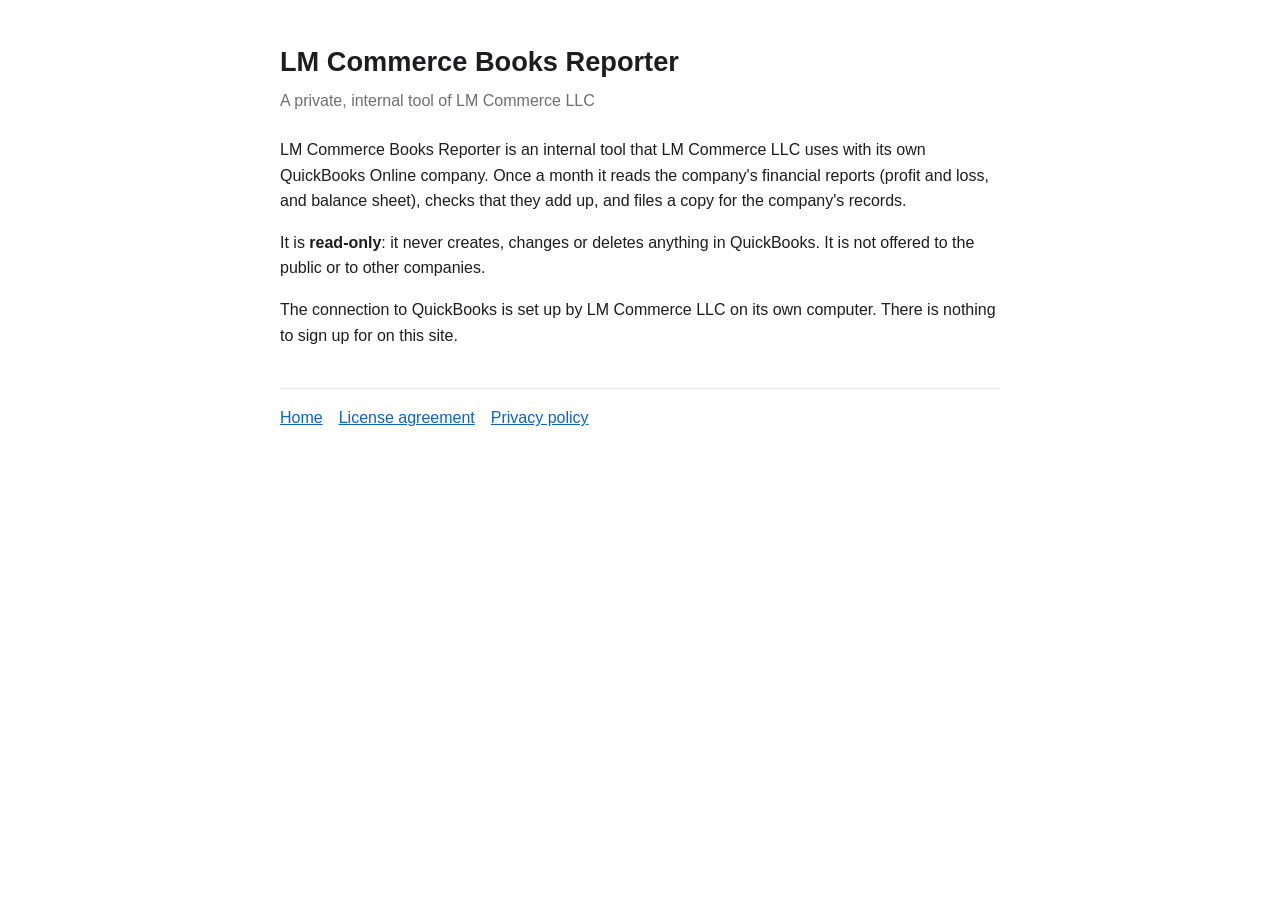
<file: index.html>
<!doctype html><html lang="en"><head><meta charset="utf-8"><meta name="viewport" content="width=device-width,initial-scale=1"><title>LM Commerce Books Reporter</title><link rel="stylesheet" href="style.css"></head><body><main>
<h1>LM Commerce Books Reporter</h1>
<p class="meta">A private, internal tool of LM Commerce LLC</p>
<p>LM Commerce Books Reporter is an internal tool that LM Commerce LLC uses with its own QuickBooks Online company. Once a month it reads the company's financial reports (profit and loss, and balance sheet), checks that they add up, and files a copy for the company's records.</p>
<p>It is <strong>read-only</strong>: it never creates, changes or deletes anything in QuickBooks. It is not offered to the public or to other companies.</p>
<p>The connection to QuickBooks is set up by LM Commerce LLC on its own computer. There is nothing to sign up for on this site.</p>
<nav><a href="./">Home</a><a href="eula.html">License agreement</a><a href="privacy.html">Privacy policy</a></nav>
</main></body></html>
</file>
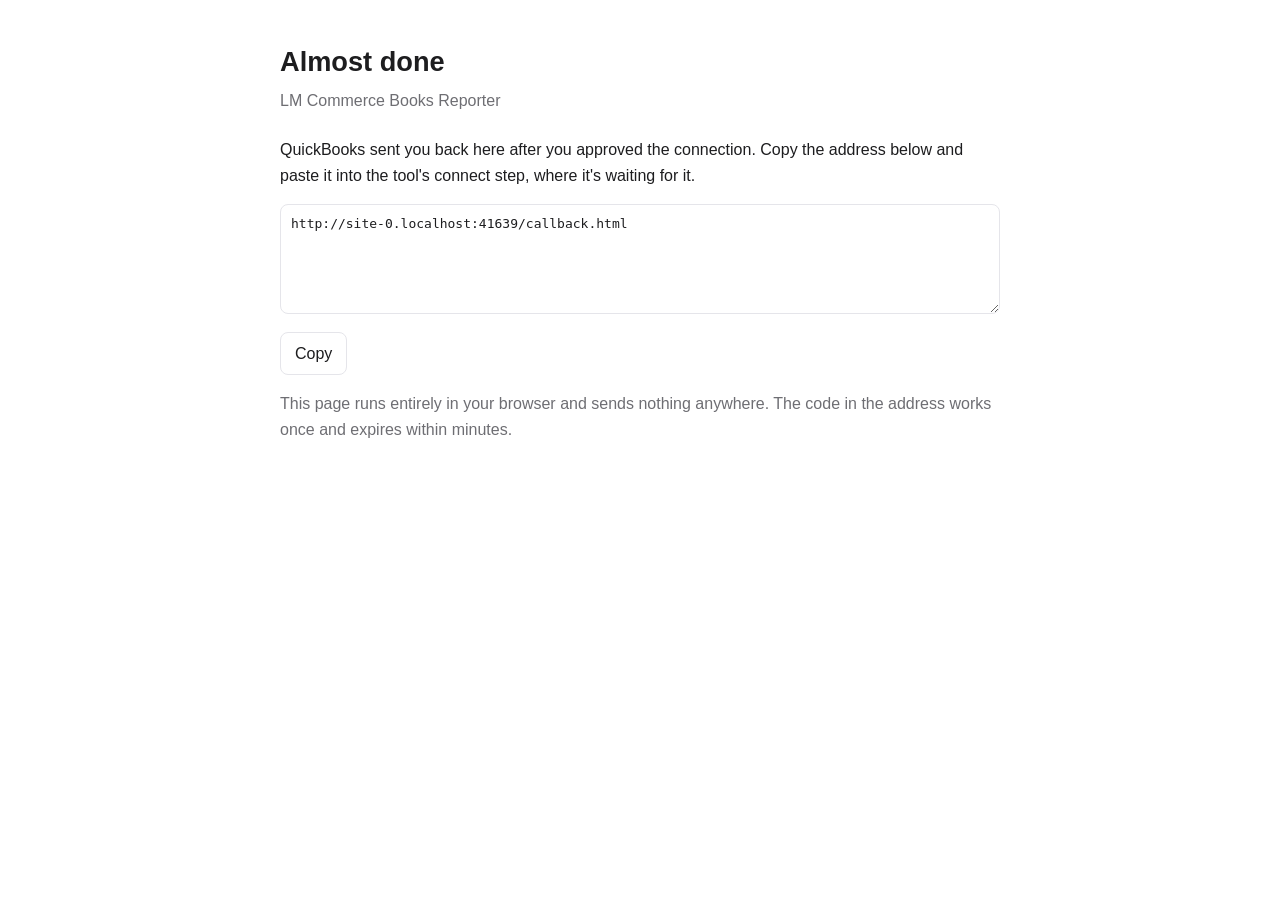
<file: callback.html>
<!doctype html><html lang="en"><head><meta charset="utf-8"><meta name="viewport" content="width=device-width,initial-scale=1"><meta name="referrer" content="no-referrer"><title>Connected — LM Commerce Books Reporter</title><link rel="stylesheet" href="style.css">
<style>textarea{width:100%;box-sizing:border-box;min-height:110px;font:13px/1.4 ui-monospace,Menlo,monospace;padding:10px;border:1px solid var(--line);border-radius:8px;background:transparent;color:var(--fg)}button{margin-top:10px;padding:8px 14px;border-radius:8px;border:1px solid var(--line);background:transparent;color:var(--fg);font:inherit;cursor:pointer}</style>
</head><body><main>
<h1>Almost done</h1>
<p class="meta">LM Commerce Books Reporter</p>
<p>QuickBooks sent you back here after you approved the connection. Copy the address below and paste it into the tool's connect step, where it's waiting for it.</p>
<textarea id="u" readonly></textarea>
<button id="c" type="button">Copy</button>
<p class="meta" style="margin-top:16px">This page runs entirely in your browser and sends nothing anywhere. The code in the address works once and expires within minutes.</p>
<script>
var t=document.getElementById("u");t.value=window.location.href;
document.getElementById("c").onclick=function(){t.select();try{navigator.clipboard.writeText(t.value);}catch(e){document.execCommand("copy");}this.textContent="Copied";};
</script>
</main></body></html>
</file>
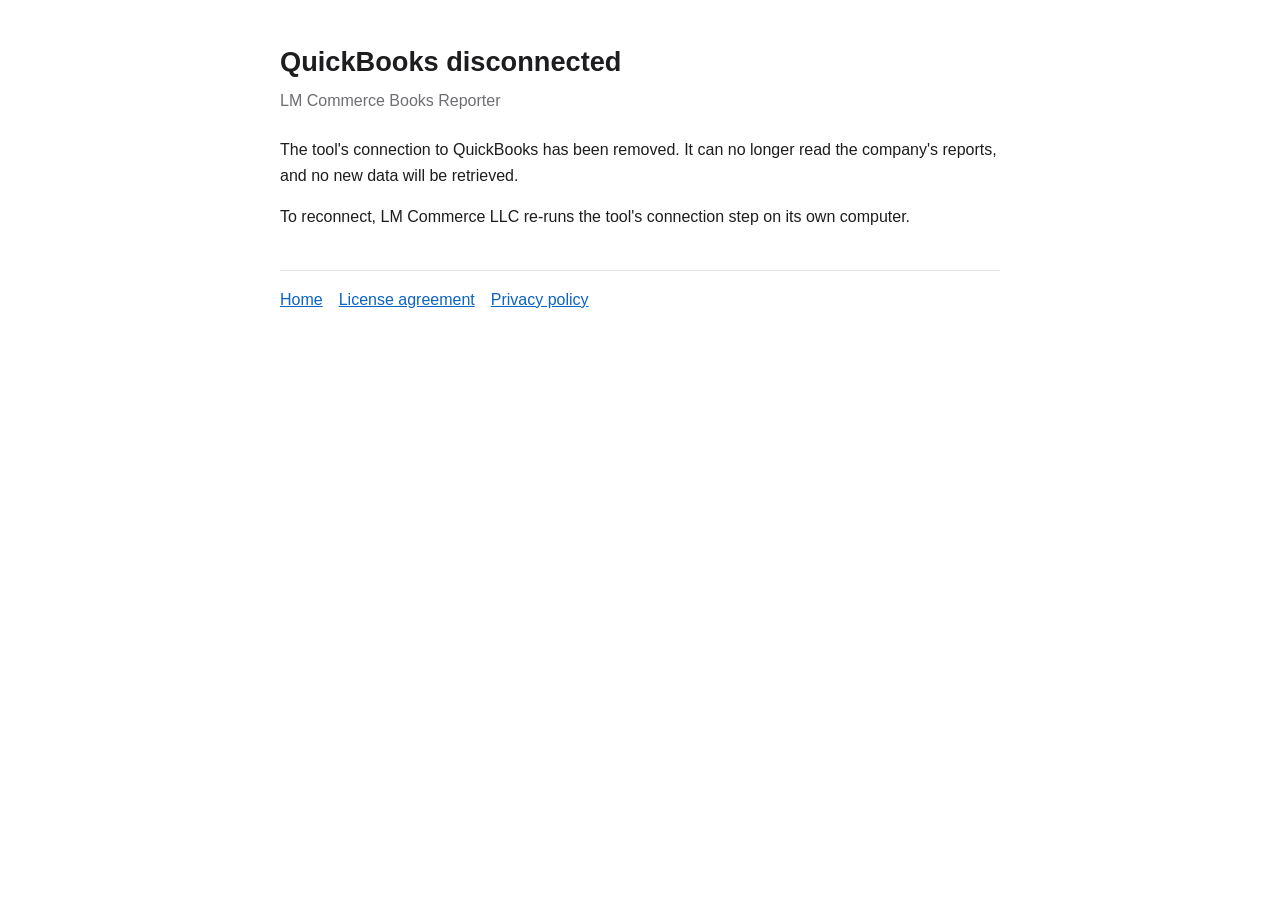
<file: disconnected.html>
<!doctype html><html lang="en"><head><meta charset="utf-8"><meta name="viewport" content="width=device-width,initial-scale=1"><title>Disconnected — LM Commerce Books Reporter</title><link rel="stylesheet" href="style.css"></head><body><main>
<h1>QuickBooks disconnected</h1>
<p class="meta">LM Commerce Books Reporter</p>
<p>The tool's connection to QuickBooks has been removed. It can no longer read the company's reports, and no new data will be retrieved.</p>
<p>To reconnect, LM Commerce LLC re-runs the tool's connection step on its own computer.</p>
<nav><a href="./">Home</a><a href="eula.html">License agreement</a><a href="privacy.html">Privacy policy</a></nav>
</main></body></html>
</file>
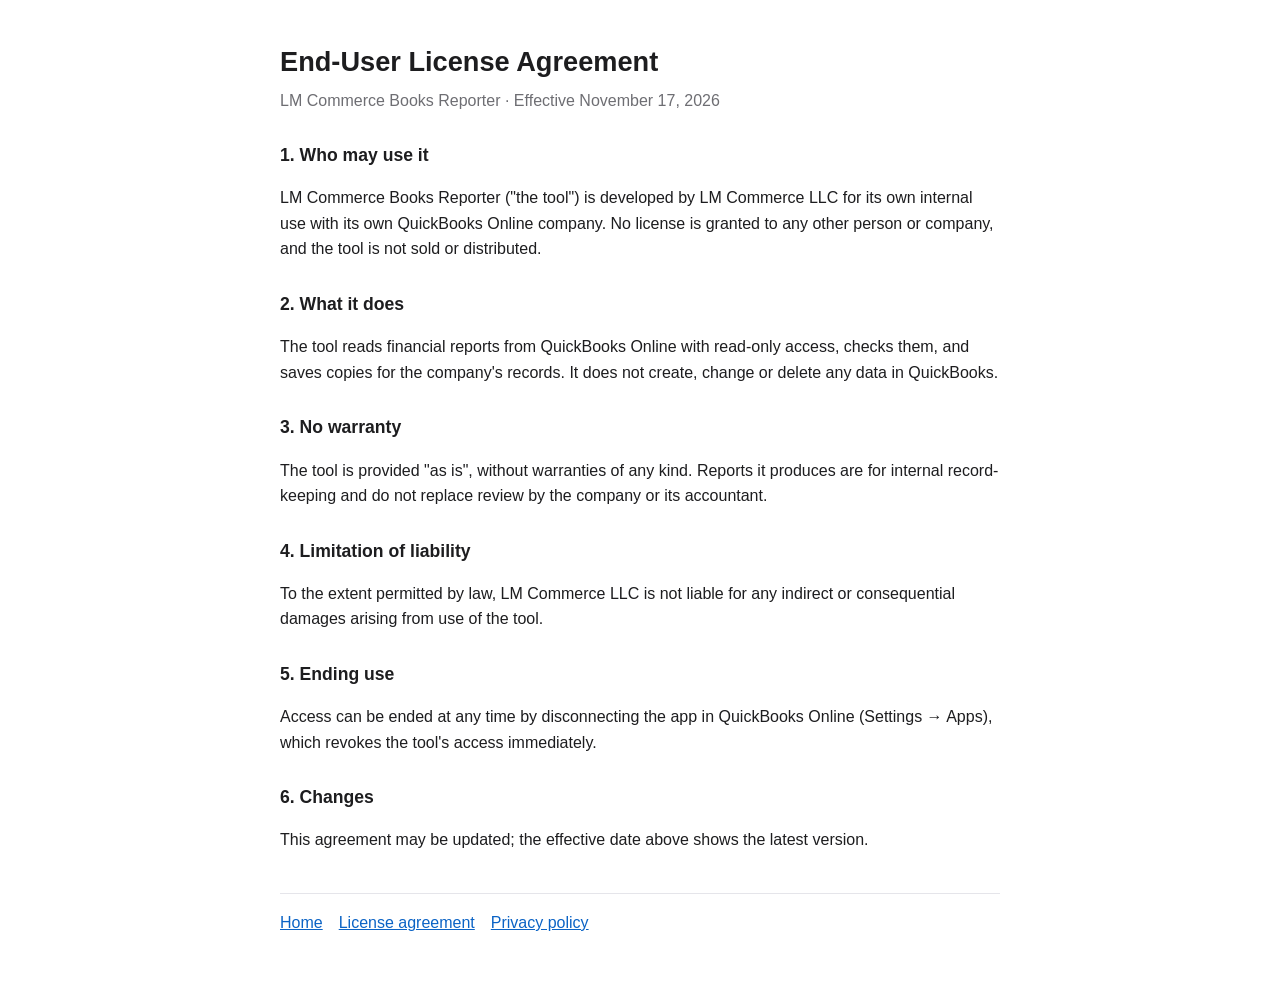
<file: eula.html>
<!doctype html><html lang="en"><head><meta charset="utf-8"><meta name="viewport" content="width=device-width,initial-scale=1"><title>License Agreement — LM Commerce Books Reporter</title><link rel="stylesheet" href="style.css"></head><body><main>
<h1>End-User License Agreement</h1>
<p class="meta">LM Commerce Books Reporter · Effective November 17, 2026</p>
<h2>1. Who may use it</h2>
<p>LM Commerce Books Reporter ("the tool") is developed by LM Commerce LLC for its own internal use with its own QuickBooks Online company. No license is granted to any other person or company, and the tool is not sold or distributed.</p>
<h2>2. What it does</h2>
<p>The tool reads financial reports from QuickBooks Online with read-only access, checks them, and saves copies for the company's records. It does not create, change or delete any data in QuickBooks.</p>
<h2>3. No warranty</h2>
<p>The tool is provided "as is", without warranties of any kind. Reports it produces are for internal record-keeping and do not replace review by the company or its accountant.</p>
<h2>4. Limitation of liability</h2>
<p>To the extent permitted by law, LM Commerce LLC is not liable for any indirect or consequential damages arising from use of the tool.</p>
<h2>5. Ending use</h2>
<p>Access can be ended at any time by disconnecting the app in QuickBooks Online (Settings → Apps), which revokes the tool's access immediately.</p>
<h2>6. Changes</h2>
<p>This agreement may be updated; the effective date above shows the latest version.</p>
<nav><a href="./">Home</a><a href="eula.html">License agreement</a><a href="privacy.html">Privacy policy</a></nav>
</main></body></html>
</file>
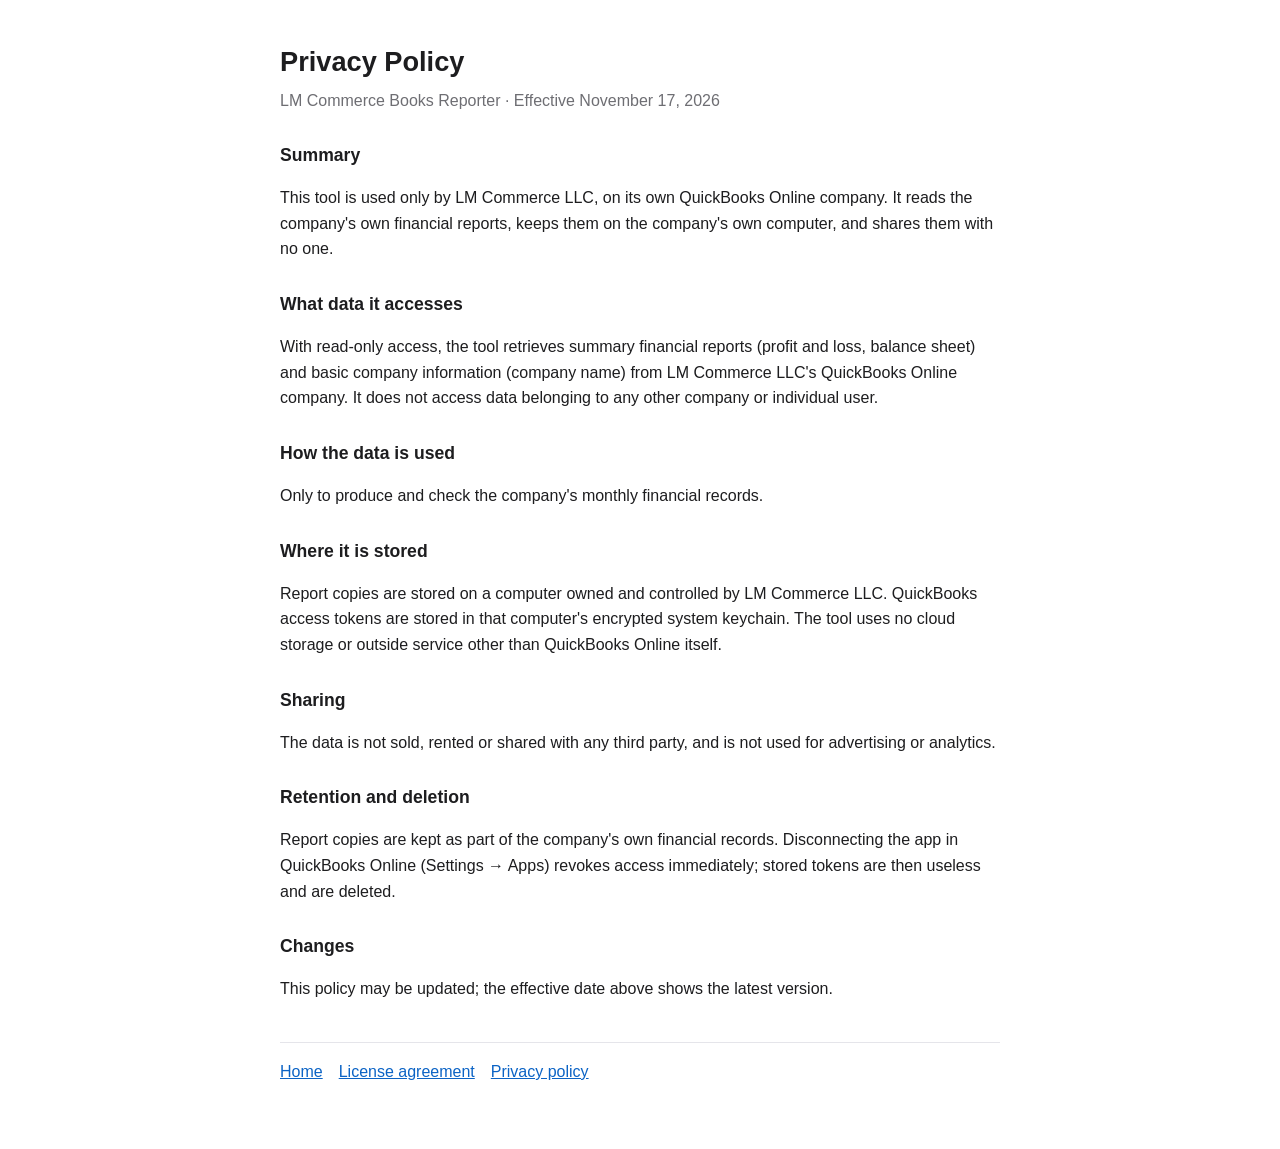
<file: privacy.html>
<!doctype html><html lang="en"><head><meta charset="utf-8"><meta name="viewport" content="width=device-width,initial-scale=1"><title>Privacy Policy — LM Commerce Books Reporter</title><link rel="stylesheet" href="style.css"></head><body><main>
<h1>Privacy Policy</h1>
<p class="meta">LM Commerce Books Reporter · Effective November 17, 2026</p>
<h2>Summary</h2>
<p>This tool is used only by LM Commerce LLC, on its own QuickBooks Online company. It reads the company's own financial reports, keeps them on the company's own computer, and shares them with no one.</p>
<h2>What data it accesses</h2>
<p>With read-only access, the tool retrieves summary financial reports (profit and loss, balance sheet) and basic company information (company name) from LM Commerce LLC's QuickBooks Online company. It does not access data belonging to any other company or individual user.</p>
<h2>How the data is used</h2>
<p>Only to produce and check the company's monthly financial records.</p>
<h2>Where it is stored</h2>
<p>Report copies are stored on a computer owned and controlled by LM Commerce LLC. QuickBooks access tokens are stored in that computer's encrypted system keychain. The tool uses no cloud storage or outside service other than QuickBooks Online itself.</p>
<h2>Sharing</h2>
<p>The data is not sold, rented or shared with any third party, and is not used for advertising or analytics.</p>
<h2>Retention and deletion</h2>
<p>Report copies are kept as part of the company's own financial records. Disconnecting the app in QuickBooks Online (Settings → Apps) revokes access immediately; stored tokens are then useless and are deleted.</p>
<h2>Changes</h2>
<p>This policy may be updated; the effective date above shows the latest version.</p>
<nav><a href="./">Home</a><a href="eula.html">License agreement</a><a href="privacy.html">Privacy policy</a></nav>
</main></body></html>
</file>
<file: style.css>
:root{--bg:#fff;--fg:#1d1d1f;--muted:#6e6e73;--line:#e5e5ea;--link:#0b63c5}
@media (prefers-color-scheme:dark){:root{--bg:#111;--fg:#f2f2f7;--muted:#a1a1aa;--line:#2c2c2e;--link:#6cb4ff}}
body{margin:0;background:var(--bg);color:var(--fg);font:16px/1.6 -apple-system,BlinkMacSystemFont,"Segoe UI",Roboto,sans-serif}
main{max-width:720px;margin:0 auto;padding:40px 16px 64px}
h1{font-size:1.7rem;margin:0 0 4px}h2{font-size:1.1rem;margin:28px 0 6px}
.meta{color:var(--muted);margin:0 0 24px}a{color:var(--link)}
nav{border-top:1px solid var(--line);margin-top:40px;padding-top:16px;color:var(--muted)}nav a{margin-right:16px}
</file>
